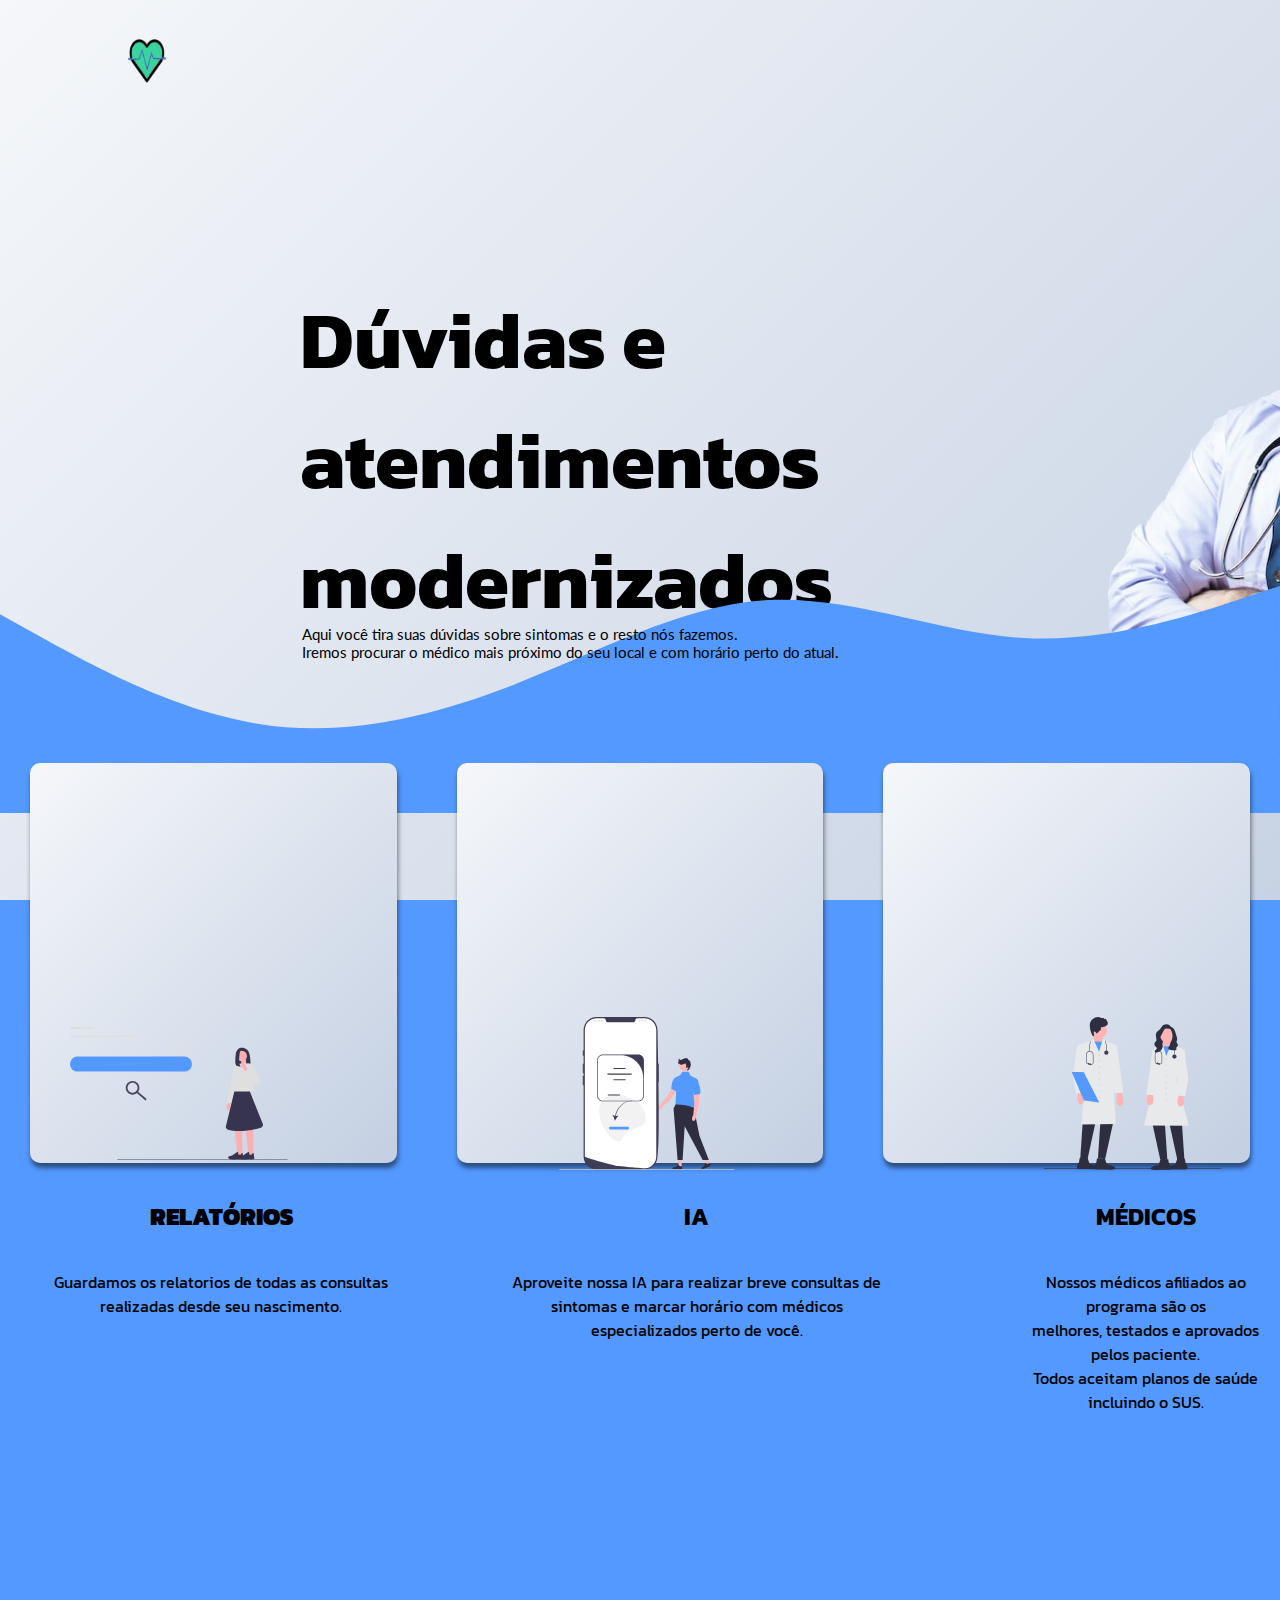
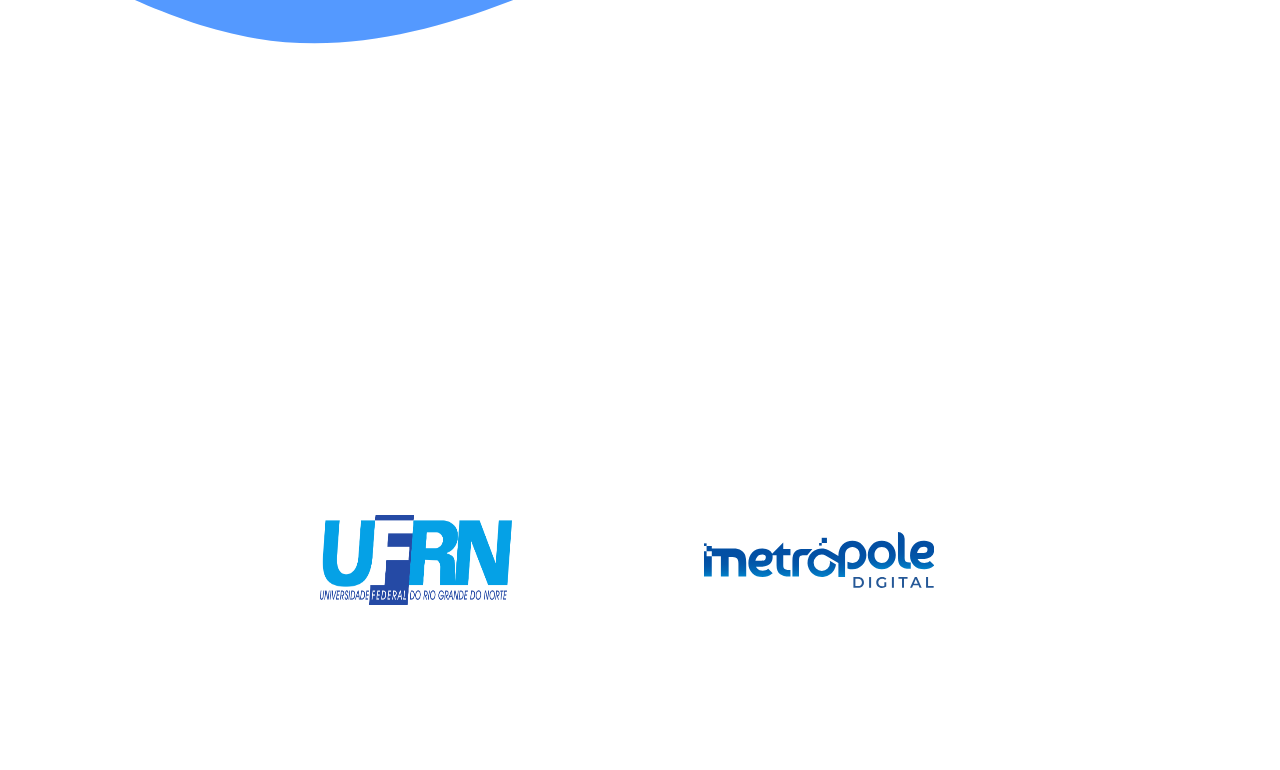
<file: index.html>
<!DOCTYPE html>
<html lang="PT-BR">

<head>
    <meta charset="UTF-8">
    <meta http-equiv="X-UA-Compatible" content="IE=edge">
    <meta name="viewport" content="width=device-width, initial-scale=1.0">
    <link rel="stylesheet" href="style.css">
    <title>HOSPITAL TIS</title>
</head>

<body>

    <div class="top">
        <div class="topnames">
            <p>Inicio</p>
            <p>Serviços</p>
            <p>Doutores</p>
        </div>
    </div>

    <img src="logo.png" class="logoprin">

    <button onclick="window.location.href = 'login.html';" class="full-rounded">
        <span>Consultar</span>
        <div class="border full-rounded"></div>
    </button>
    <div class="tp">
        <h1 class="t1">Dúvidas e <br>atendimentos <br>modernizados</h1>
    </div>
    <div class="doctor">
        <img src="doctor.png" alt="doctor">
    </div>
    <svg class="wave" xmlns="http://www.w3.org/2000/svg" viewBox="0 0 1440 320">
        <path fill="#5499FF" fill-opacity="1"
            d="M0,96L48,122.7C96,149,192,203,288,218.7C384,235,480,213,576,176C672,139,768,85,864,80C960,75,1056,117,1152,122.7C1248,128,1344,96,1392,80L1440,64L1440,320L1392,320C1344,320,1248,320,1152,320C1056,320,960,320,864,320C768,320,672,320,576,320C480,320,384,320,288,320C192,320,96,320,48,320L0,320Z">
        </path>
    </svg>

    <div class="subt">
        <p>Aqui você tira suas dúvidas sobre sintomas e o resto nós fazemos. <br>Iremos procurar o médico mais próximo do seu local e com horário perto do atual.</p>
    </div>

    <div class="box"></div>
    <div class="boxb"></div>

    <svg class="wave2" xmlns="http://www.w3.org/2000/svg" viewBox="0 0 1440 320">
        <path fill="#5499FF" fill-opacity="1"
            d="M0,96L48,122.7C96,149,192,203,288,218.7C384,235,480,213,576,176C672,139,768,85,864,80C960,75,1056,117,1152,122.7C1248,128,1344,96,1392,80L1440,64L1440,0L1392,0C1344,0,1248,0,1152,0C1056,0,960,0,864,0C768,0,672,0,576,0C480,0,384,0,288,0C192,0,96,0,48,0L0,0Z">
        </path>
    </svg>

    <div class="boxx">
        <div class="box1"></div>
        <div class="box1"></div>
        <div class="box1"></div>
      </div>

      <svg class="relaorioim" xmlns="http://www.w3.org/2000/svg" width="934.97668" height="571.13586" viewBox="0 0 934.97668 571.13586" xmlns:xlink="http://www.w3.org/1999/xlink"><path d="m733.51782,89.20634s-20.58081,2.32364-21.90863,34.19074c-1.10651,26.55592-3.3656,41.3553,7.43811,46.89548,3.86157,1.98022,8.40356,2.15404,12.52618.79865l44.10181-14.49924s.66388-47.80065-14.60577-59.41886-27.55176-7.96678-27.55176-7.96678l.00006.00002Z" fill="#36344e"/><polygon points="757.82843 162.45946 735.50952 169.79718 735.50952 137.67088 755.75842 137.67088 757.82843 162.45946" fill="#faafb2"/><path id="uuid-4eda5a58-6320-4b96-8c61-04382cd36dce-292" d="m689.60229,344.84042c-1.20966,7.36066-6.11896,12.63855-10.96472,11.78848-4.8457-.85007-7.79211-7.50543-6.58099-14.86856.44202-2.94855,1.60791-5.73615,3.40009-8.12946l5.53265-31.11603,15.0542,3.14951-7.05249,30.34052c.92725,2.87094,1.13684,5.90067.61133,8.83554,0,0,0,.00003,0,0h-.00006Z" fill="#faafb2"/><polygon points="740.70184 551.76587 719.7962 551.76587 707.67316 440.06943 739.98529 440.06943 740.70184 551.76587" fill="#faafb2"/><path d="m699.43842,569.72021c-2.19897,0-4.15503-.05469-5.62915-.18994-5.55493-.50977-10.85181-4.60742-13.51489-7.00488-1.19434-1.07471-1.57861-2.79248-.9563-4.27344h0c.44629-1.06299,1.33789-1.85449,2.44653-2.17139l14.67236-4.19189,23.7583-16.0293.26514.4751c.09888.17773,2.43188,4.37988,3.21338,7.22119.29712,1.08105.21899,1.98096-.23242,2.67578-.31323.48242-.74658.7627-1.10059.92236.43115.45166,1.77832,1.3623,5.92798,2.0249,6.06567.96094,7.33423-5.31592,7.38525-5.5835l.04004-.21094.18042-.11621c2.88477-1.85791,4.65747-2.70361,5.27222-2.52246.38257.11475,1.02271.30518,2.7417,17.41113.17407.53516,1.38086,4.47314.55981,8.23633-.8938,4.09668-18.78027,2.68652-22.35767,2.36279-.10156.0127-13.49487.96387-22.67212.96436Z" fill="#36344e"/><polygon points="787.92859 551.76587 767.02295 551.76587 754.8999 440.06943 787.21204 440.06943 787.92859 551.76587" fill="#faafb2"/><path d="m746.66504,569.72021c-2.19897,0-4.15503-.05469-5.62915-.18994-5.55469-.50977-10.85156-4.60742-13.51465-7.00488-1.19434-1.07471-1.57861-2.79248-.95654-4.27344v-.00049c.44653-1.0625,1.33838-1.854,2.44678-2.1709l14.67236-4.19189,23.7583-16.0293.26514.4751c.09888.17773,2.43188,4.37988,3.21338,7.22119.29712,1.08105.21899,1.98096-.23242,2.67578-.31323.48242-.74658.7627-1.10059.92236.43115.45166,1.77832,1.3623,5.92798,2.0249,6.06567.96094,7.33423-5.31592,7.38525-5.5835l.04004-.21094.18042-.11621c2.88525-1.8584,4.66187-2.7002,5.27197-2.52246.38257.11475,1.02295.30518,2.7417,17.41113.17407.53516,1.3811,4.47314.55981,8.23633-.89331,4.09619-18.78076,2.68652-22.35767,2.36279-.10156.0127-13.49487.96436-22.67212.96436Z" fill="#36344e"/><polygon points="793.94177 277.42139 692.36542 277.42139 728.87982 157.25587 769.37756 157.25587 793.94177 277.42139" fill="#dfdfe0"/><path d="m735.26978,157.27432s-25.22815-.66389-27.88373,5.97508-33.85876,164.64668-33.85876,164.64668h20.58081l41.16168-170.62177Z" fill="#dfdfe0"/><circle cx="738.27252" cy="124.32365" r="22.24059" fill="#faafb2"/><path d="m732.19,97.50506s-12.24017,49.69672,1.36969,72.93314l-19.17004-4.07149s-7.4278-54.39445,7.50995-64.28365l10.29041-4.578Z" fill="#36344e"/><path d="m772.83264,277.42139h-66.65723l-36.47437,149.68613c-.66974,6.32288,3.33893,12.22101,9.48083,13.8656,20.01306,5.35883,68.02502,12.95007,140.70081-8.19641,6.99371-2.03497,10.96277-9.4122,8.76764-16.3573l-55.81763-138.99802h-.00006Z" fill="#36344e"/><g><path d="m745.88153,157.25587l20.73364-.91254c8.97803.67776,17.09747,5.56477,21.91064,13.17384,14.64679,23.15511,42.06415,71.97128,17.5863,78.65854-32.25647,8.81235-47.88593-40.23747-47.88593-40.23747l-12.34467-50.68239v.00002Z" fill="#dfdfe0"/><path id="uuid-c6b4a34a-6b5e-4c42-b21b-879ce560fe33-293" d="m738.7655,171.79797c-4.25983-6.12343-4.41449-13.32993-.34583-16.09573,4.06866-2.76582,10.81879-.04359,15.07928,6.08261,1.73694,2.42332,2.84241,5.2354,3.22394,8.20093l17.70709,26.17781-12.99438,8.22763-16.07648-26.68021c-2.66522-1.41377-4.92621-3.44136-6.59369-5.91302,0,0,0-.00002,0,0l.00006-.00002Z" fill="#faafb2"/><polygon points="749.24762 192.97392 763.87946 179.506 792.81049 206.44183 765.90533 224.83493 749.24762 192.97392" fill="#dfdfe0"/></g><rect y="126.62691" width="524.08466" height="64.81624" rx="32.40808" ry="32.40808" fill="#5499ff"/><g><path d="m268.87512,290.40237c-16.23291,0-29.43945-13.20654-29.43945-29.43945s13.20654-29.43945,29.43945-29.43945,29.43945,13.20654,29.43945,29.43945-13.20654,29.43945-29.43945,29.43945Zm0-50.87891c-11.82178,0-21.43945,9.61768-21.43945,21.43945s9.61768,21.43945,21.43945,21.43945,21.43945-9.61768,21.43945-21.43945-9.61768-21.43945-21.43945-21.43945Z" fill="#484662"/><path d="m324.40759,314.51175c-.92139,0-1.84741-.31641-2.60181-.96338l-37.21313-31.90967c-1.677-1.43799-1.87085-3.96338-.43286-5.64062,1.43823-1.67627,3.96338-1.87061,5.64038-.43262l37.21313,31.90967c1.677,1.43799,1.87085,3.96338.43286,5.64062-.79126.92236-1.91162,1.396-3.03857,1.396Z" fill="#484662"/></g><path d="m203.30666,569.94586c0,.66003.53003,1.19,1.19006,1.19h729.28996c.65997,0,1.19-.52997,1.19-1.19,0-.65997-.53003-1.19-1.19-1.19H204.49672c-.66003,0-1.19006.53003-1.19006,1.19Z" fill="#484565"/><rect x="420.49792" y="93.95271" width="103.58673" height="8.23012" rx="4.11505" ry="4.11505" fill="#dfdfe0"/><rect y="0" width="103.58675" height="8.23012" rx="4.11505" ry="4.11505" fill="#dfdfe0"/><rect y="35.91443" width="288.10822" height="8.23012" rx="4.11505" ry="4.11505" fill="#dfdfe0"/></svg>

      <div class="relatorio">
        <h2><strong>RELATÓRIOS</strong></h2>
        <p>Guardamos os relatorios de todas as consultas <br> realizadas desde seu nascimento.</p>
      </div>

      <div class="ia">
        <h2>IA</h2>
        <p>Aproveite nossa IA para realizar breve consultas de <br>sintomas e marcar horário com médicos <br> especializados perto de você.</p>
      </div>

      <svg class="iaim" xmlns="http://www.w3.org/2000/svg" width="524.67004" height="458.46641" viewBox="0 0 524.67004 458.46641" xmlns:xlink="http://www.w3.org/1999/xlink"><g><g><polygon points="366.92509 451.64652 358.96824 451.64574 355.18311 420.95467 366.92669 420.9555 366.92509 451.64652" fill="#ffb6b6"/><path d="M339.66391,451.46602h0c-.24775,.41726-.37847,1.76397-.37847,2.2492h0c0,1.49148,1.20906,2.70059,2.70059,2.70059h24.64145c1.01748,0,1.84235-.82483,1.84235-1.84235v-1.0259s1.21899-3.08337-1.29069-6.88379c0,0-3.1192,2.97579-7.78008-1.6851l-1.37445-2.48993-9.94915,7.27631-5.51466,.6788c-1.2065,.14849-2.27617-.02305-2.89677,1.02217h-.0001Z" fill="#2f2e41"/></g><g><polygon points="450.92097 441.69286 443.64997 444.92459 427.72316 418.41788 438.45435 413.64786 450.92097 441.69286" fill="#ffb6b6"/><path d="M425.93735,452.60265h0c-.05688,.48192,.37077,1.7656,.56789,2.20899h0c.60591,1.36286,2.2019,1.97652,3.5648,1.3706l22.51647-10.01047c.92973-.41335,1.34839-1.50214,.93503-2.43192l-.41677-.93743s-.13874-3.31268-3.9759-5.76582c0,0-1.64131,3.98633-7.79372,1.62084l-2.26745-1.71684-6.13521,10.69062-4.76334,2.86057c-1.04213,.62582-2.08924,.90362-2.23171,2.11083l-.00009,.00004Z" fill="#2f2e41"/></g><polygon points="349.63242 259.6055 342.55798 274.46181 354.58452 428.68442 369.62465 428.68442 375.80781 327.52005 429.78517 428.68442 448.23439 428.68442 420.37673 356.52521 401.27577 262.43528 349.63242 259.6055" fill="#2f2e41"/><path d="M387.5115,164.33088h-18.65447l-6.84156,10.73517-15.43181,7.38043,3.35474,46.29542-1.68299,33.75529,2.3061-.06729c16.46312-.48041,32.91858,2.19746,48.1967,8.34923,3.91962,1.57824,8.02835,2.45869,11.56551,1.5744,0,0-1.3419-5.36758-2.68379-6.70948s-2.01284-2.45134-1.3419-3.23851,2.01284-1.45812,.67095-2.80002-1.3419-3.03247-1.3419-3.03247l-4.02569-29.84398,8.05138-42.26973-16.7737-9.39327-5.36758-10.73517Z" fill="#5499ff"/><polygon points="419.56742 222.85848 419.05892 262.45207 409.20728 297.74739 401.33194 294.80974 404.8286 262.458 404.36895 218.67767 419.56742 222.85848" fill="#ffb6b6"/><ellipse cx="403.7173" cy="302.44532" rx="9.34055" ry="5.54595" transform="translate(33.84638 645.456) rotate(-79.68097)" fill="#ffb6b6"/><path d="M405.6271,182.44648s11.11555,1.72228,11.26083,11.26083,10.88045,24.97036,4.17097,37.04743l-17.44465,2.68379-9.39327-34.21835,10.73517-18.1156" fill="#5499ff"/><polygon points="354.89126 215.88554 332.73963 248.70651 305.13579 272.8072 300.16406 266.02983 320.8399 240.90273 344.47961 204.05042 354.89126 215.88554" fill="#ffb6b6"/><ellipse cx="297.96827" cy="273.72207" rx="9.34055" ry="5.54595" transform="translate(-105.73809 300.74123) rotate(-46.40043)" fill="#ffb6b6"/><path d="M365.41289,174.45177s8.34745,7.53935,3.23473,15.59324-4.60622,26.8456-16.84246,33.26019l-16.05633-7.32893c1.35263-13.2314,2.1416-26.9498,10.9242-33.76076l18.9153-9.25374" fill="#5499ff"/><g><circle cx="375.28975" cy="144.87397" r="16.69164" fill="#ffb6b6"/><path d="M387.54887,158.58853c.91941,.15676,1.99877-2.07178,3.03018-4.24226,2.15919-4.54357,3.53176-7.43194,3.63622-11.51469,.08903-3.47968-.87769-2.56641-1.81811-10.30262-.31016-2.55161-4.66937-2.5467-5.5566-3.75833-1.49867-2.04663,.80075-2.89069-2.92791-4.12015-6.98407-2.30282-10.14225,1.27453-14.57763,1.58272-.11208,.0078-2.31088,2.15811-3.5389,2.2693-2.15151,.19481-5.25531-.14031-6.64679-3.41835-1.30105-3.06501-2.16288,5.89157-1,7,.98732,.94109,2.69047,3.3032,2.73393,3.47498,.0492,.19442-4.0497-4.34613-4.73393-2.47498-.49244,1.34664,1.05766,8.27494,2.30979,8.53535,1.0471,.21772,3.60797-3.23361,3.03018-1.81811-1.33997,3.28276,6.7173,5.37739,16.36299-1.21207,.34204-.2337,.01894,.13901,1.21207,3.03018,1.50477,3.64643,1.84437,3.84395,1.81811,4.84829-.05685,2.1741-1.68924,2.81424-1.21207,4.24226,.38647,1.15659,1.89675,2.05196,3.03018,1.81811,1.27902-.26396,1.4983-1.84622,2.42415-1.81811,.79306,.02412,1.73425,1.21858,1.81811,2.42415,.17663,2.53978-3.58336,3.23829-4.24226,6.6664-.37186,1.9347,4.00338-1.35611,4.84829-1.21207Z" fill="#2f2e41"/></g></g><g><path d="M255.41218,457.17619H111.98738c-21.51191,0-39.01333-17.50142-39.01333-39.01374V39.01333C72.97405,17.50142,90.47547,0,111.98738,0H255.41218c21.51151,0,39.01291,17.50142,39.01291,39.01333,2.6698,152.25461,7.2226,322.75577,0,379.14914,0,21.51233-17.5014,39.01372-39.01291,39.01372Z" fill="#3f3d56"/><path d="M296.42527,139.4635c-.91025,0-1.65045,.74021-1.65045,1.65045v52.81453c0,.91025,.74021,1.65045,1.65045,1.65045s1.65045-.74021,1.65045-1.65045v-52.81453c0-.91025-.74021-1.65045-1.65045-1.65045Z" fill="#3f3d56"/><path d="M290.71194,39.01362V418.15594c0,18.7244-14.57349,34.04062-33.00082,35.22894h-.00826c-.27234,.01652-.54463,.03304-.82523,.0413-.48691,.02473-.97376,.03299-1.46888,.03299,0,0-1.81551-.13206-5.13294-.37962-3.35042-.24756-8.22749-.61892-14.30946-1.10578-1.82372-.14032-3.74651-.29712-5.77659-.46213-4.04358-.33011-8.48331-.69321-13.24488-1.10583-1.89801-.1568-3.86206-.33006-5.86735-.50338-10.24931-.883-21.72824-1.91453-33.83431-3.08634-2.04655-.18984-4.10961-.38788-6.1892-.59419-.54463-.05777-94.3661-23.64272-94.3661-28.06598V39.01362c0-19.50007,15.80312-35.30319,35.30324-35.30319h21.07628c3.36694,0,6.07366,2.62422,6.36252,5.9829,.02473,.22283,.04951,.4456,.09076,.66843,.61066,3.3752,3.70526,5.72708,7.13818,5.72708h74.08205c3.43292,0,6.52752-2.35188,7.13818-5.72708,.04125-.22283,.06603-.4456,.09081-.66843,.28881-3.35868,2.99553-5.9829,6.36247-5.9829h21.07633c19.50007,0,35.30319,15.80312,35.30319,35.30319Z" fill="#fff"/><path d="M72.14898,99.8526c-.91025,0-1.65045,.74021-1.65045,1.65045v13.20363c0,.91025,.74021,1.65045,1.65045,1.65045s1.65045-.74021,1.65045-1.65045v-13.20363c0-.91025-.74021-1.65045-1.65045-1.65045Z" fill="#3f3d56"/><path d="M72.14898,139.4635c-.91025,0-1.65045,.74021-1.65045,1.65045v25.58204c0,.91025,.74021,1.65045,1.65045,1.65045s1.65045-.74021,1.65045-1.65045v-25.58204c0-.91025-.74021-1.65045-1.65045-1.65045Z" fill="#3f3d56"/><path d="M72.14898,175.77349c-.91025,0-1.65045,.74021-1.65045,1.65045v25.58204c0,.91025,.74021,1.65045,1.65045,1.65045s1.65045-.74021,1.65045-1.65045v-25.58204c0-.91025-.74021-1.65045-1.65045-1.65045Z" fill="#3f3d56"/><rect x="100.61931" y="9.49024" width="32.18385" height="4.12614" rx=".31021" ry=".31021" fill="#e6e6e6"/><circle cx="239.54767" cy="10.31547" r="3.30091" fill="#e6e6e6"/><circle cx="248.62517" cy="10.31547" r="3.30091" fill="#e6e6e6"/><circle cx="257.70266" cy="10.31547" r="3.30091" fill="#e6e6e6"/></g><path d="M258.75225,303.72529c0-37.62527-31.80087-58.32329-68.12658-68.12658-46.57288-12.5687-80.6821,12.86459-68.12659,68.12659,8.336,36.69019,50.64836,91.44583,68.12659,58.12657,20-38.12658,68.12658-20.50131,68.12658-58.12658Z" fill="#f2f2f2"/><path d="M0,457.27641c0,.66003,.53003,1.19,1.19006,1.19H523.48004c.65997,0,1.19-.52997,1.19-1.19,0-.65997-.53003-1.19-1.19-1.19H1.19006c-.66003,0-1.19006,.53003-1.19006,1.19Z" fill="#ccc"/><g><path d="M167.21108,297.00903l-8.22992-3.89856c3.37555,4.71082,6.28418,12.06805,7.84137,17.92249,2.63654-5.45343,6.88672-12.1261,11.09375-16.11194l-8.69812,2.23767c5.35974-26.26794,25.5191-45.12573,48.60437-45.12573l.32679-.9488c-24.11316,0-45.46577,18.59639-50.93824,45.92488Z" fill="#3f3d56"/><path d="M205.0903,337.03299h-52c-2.20557,0-4-1.79443-4-4s1.79443-4,4-4h52c2.20557,0,4,1.79443,4,4s-1.79443,4-4,4Z" fill="#5499ff"/></g><g><path d="M253.69993,129.72529v106c0,9.37402-7.62598,17-17,17h-106c-9.37402,0-17-7.62598-17-17v-106c0-9.37402,7.62598-17,17-17h106c9.37402,0,17,7.62598,17,17Zm-17,121c8.28427,0,15-6.71573,15-15v-53.44094c0-37.31184-30.24722-67.55906-67.55906-67.55906h-53.44094c-8.28427,0-15,6.71573-15,15v106c0,8.28427,6.71573,15,15,15h106Z" fill="#3f3d56"/><g><path d="M197.8104,156.01748h-34.22061c-.86273,0-1.56471-.70199-1.56471-1.56472s.70199-1.56439,1.56471-1.56439h34.22061c.86273,0,1.56439,.70166,1.56439,1.56439s-.70166,1.56471-1.56439,1.56471Z" fill="#3f3d56"/><path d="M197.8104,189.3811h-34.22061c-.86273,0-1.56471-.70199-1.56471-1.56472s.70199-1.56439,1.56471-1.56439h34.22061c.86273,0,1.56439,.70166,1.56439,1.56439s-.70166,1.56471-1.56439,1.56471Z" fill="#3f3d56"/><path d="M180.8104,235.3811h-34.22061c-.86273,0-1.56471-.70199-1.56471-1.56472s.70199-1.56439,1.56471-1.56439h34.22061c.86273,0,1.56439,.70166,1.56439,1.56439s-.70166,1.56471-1.56439,1.56471Z" fill="#3f3d56"/><path d="M216.17354,172.71023h-70.94689c-.86273,0-1.56471-.70199-1.56471-1.56472s.70199-1.56439,1.56471-1.56439h70.94689c.86273,0,1.56439,.70166,1.56439,1.56439,0,.86273-.70166,1.56471-1.56439,1.56471Z" fill="#3f3d56"/></g></g></svg>

      <svg class="docim" xmlns="http://www.w3.org/2000/svg" width="692.68042" height="596.95062" viewBox="0 0 692.68042 596.95062" xmlns:xlink="http://www.w3.org/1999/xlink"><path d="m0,590.90472c0,.8714.69976,1.57111,1.57114,1.57111h689.53823c.87134,0,1.57104-.69971,1.57104-1.57111,0-.87134-.69977-1.57111-1.57104-1.57111H1.57114c-.87139,0-1.57114.69977-1.57114,1.57111Z" fill="#3f3c57"/><g><polygon points="224.97621 63.44081 232.47475 97.65798 216.52524 145.28497 190.8288 94.11363 194.39423 64.42697 224.97621 63.44081" fill="#fdb4b4"/><rect x="189.49968" y="95.88581" width="44.36823" height="53.60809" fill="#5499ff"/><circle cx="215.62289" cy="50.37625" r="30.30031" fill="#fdb4b4"/><path d="m189.24777,72.90763s-22.58591-41.71245-2.22203-61.78555c20.36388-20.0731,36.71103-6.84618,36.71103-6.84618l9.33479-.37726s1.94691,7.34635,5.0862,3.36946,8.81216,10.50643,8.81216,10.50643c10.52892,18.96209-25.97099,23.20996-25.97099,23.20996,0,0,2.63567,8.3958-.04329,10.15408s-9.83669,8.37259-9.83669,8.37259l-6.40665,4.83868-3.8073-5.80089s-3.97688-3.1393-5.98611-1.82059.75452,18.66962.75452,18.66962l-6.42567-2.49033.00002-.00002s.00002,0,.00002,0Z" fill="#2e2e41"/><polygon points="152.89828 379.77917 141.31369 552.58276 169.7925 553.54815 207.44244 381.22726 152.89828 379.77917" fill="#2e2e41"/><polygon points="221.92319 378.81381 210.33859 551.61743 238.8174 552.58276 276.46735 380.26187 221.92319 378.81381" fill="#2e2e41"/><path d="m145.92245,419.25979l15.16064-188.20752-23.24951-98.00391c-2.00439-14.56836,7.1748-28.35303,21.3418-32.11182l22.75-6.03564,10.06934-10.06982,22.90332,50.57812,14.3042-50.53955,11.15576,8.11328,33.08643,14.59717-.01514.3418-5.30713,118.38818,11.84668,191.27394-.52539.00684-133.521,1.66895v-.00003Z" fill="#e8e9ea"/><path d="m236.98882,550.61914l8.24609,24.61713s32.26085,4.38617,32.7628,14.37354-43.84415,4.20612-69.81137,5.51123-4.35153-26.81537-4.35153-26.81537l2.76715-16.15924,30.38686-1.52722h0v-.00006Z" fill="#2e2e41"/><path d="m169.64642,548.84698l8.24609,24.61713s32.26083,4.38617,32.76282,14.37354-43.84415,4.20612-69.81137,5.51123-4.35153-26.81543-4.35153-26.81543l2.76715-16.15924,30.38686-1.52722h-.00002Z" fill="#2e2e41"/><path id="uuid-2a99fb06-c611-4846-a9cf-67468c4aeefc-302" d="m129.41473,319.30487c-.3497-4.85364.46838-9.72049,2.38571-14.19315l-6.15435-50.48595,24.1083-2.22585,3.64648,51.45175c2.42278,4.21848,3.80009,8.95581,4.01672,13.81573.70905,12.15649-4.98497,22.37265-12.71864,22.82397s-14.57712-9.03418-15.28426-21.18646h.00005l-.00003-.00003.00002-.00003Z" fill="#fdb4b4"/><path id="uuid-a83e19fb-8297-4073-aac4-48fd1880d45d-303" d="m282.1105,326.71539c-.29675-4.85718.57434-9.71481,2.54031-14.16629l-5.60358-50.55005,24.13113-1.96289,3.08533,51.48843c2.37665,4.24463,3.70224,8.9967,3.86588,13.8587.57648,12.16351-5.22858,22.31696-12.96671,22.68396s-14.47775-9.19257-15.05237-21.35181h.00003l-.00003-.00003v-.00003Z" fill="#fdb4b4"/><path d="m125.54696,299.05813l-.08154-.43555-12.56445-67.41455,14.84619-109.77734c1.32471-9.80078,10.07616-16.86084,19.94482-16.07178,5.15381.4126,9.77783,2.85693,13.02148,6.88379,3.24316,4.02686,4.64648,9.06592,3.95117,14.18945l-11.17383,82.33154,7.03516,88.06152s-34.979,2.23291-34.979,2.23291Z" fill="#e8e9ea"/><path d="m274.66464,297.4761l-25.26123-168.62109c-1.31299-4.94434-.54443-10.11865,2.17529-14.51562s7.00586-7.39502,12.06934-8.44238c9.68701-2.00342,19.25244,3.91797,21.78076,13.47852l24.26807,175.98293-35.03223,2.11768v-.00003Z" fill="#e8e9ea"/><circle cx="215.63914" cy="147.72172" r="3.10129" fill="#d6d7d8"/><circle cx="215.63914" cy="171.20295" r="3.10129" fill="#d6d7d8"/><circle cx="215.63914" cy="194.68417" r="3.10129" fill="#d6d7d8"/><circle cx="215.63914" cy="218.1654" r="3.10129" fill="#d6d7d8"/><circle cx="215.63914" cy="241.64662" r="3.10129" fill="#d6d7d8"/><circle cx="215.63914" cy="265.12783" r="3.10129" fill="#d6d7d8"/><circle cx="215.63914" cy="288.60906" r="3.10129" fill="#d6d7d8"/><circle cx="215.63914" cy="312.0903" r="3.10129" fill="#d6d7d8"/><polygon points="215.64284 333.35574 156.96283 325.53573 155.83282 325.38571 125.84284 256.23568 107.98279 215.0657 154.50281 215.0657 215.64284 333.35574" fill="#5499ff"/></g><g><polygon points="450.9183 70.96385 488.22565 50.52592 488.22565 108.91998 445.07889 108.91998 450.9183 70.96385" fill="#2e2e41"/><polygon points="496.2244 83.98281 499.66748 112.65083 474.85278 162.06628 459.45056 116.07353 466.6918 83.0305 496.2244 83.98281" fill="#fdb4b4"/><rect x="458.10519" y="114.36218" width="42.84579" height="51.76859" fill="#5499ff"/><polygon points="536.29645 388.51412 547.48352 555.38818 519.98193 556.32043 483.62393 389.9125 536.29645 388.51412" fill="#2e2e41"/><polygon points="469.64005 387.58184 480.82715 554.45593 453.32556 555.38818 416.9675 388.98025 469.64005 387.58184" fill="#2e2e41"/><path d="m565.35211,423.90725l-.65527-.00195-175.19824-.57227.15723-.62012,45.04297-178.46143-11.2832-90.06299c-2.1377-17.06592,6.99805-33.19678,22.7334-40.13867l5.68066-2.50586,10.79199-7.84814,13.80566,48.78368,22.1084-48.82178,9.73926,9.73779,21.96387,5.82764c13.69043,3.63184,22.55957,16.95166,20.63086,30.98291l-.02344.09766-33.54199,95.70947,48.04785,177.89404Z" fill="#e8e9ea"/><path d="m455.0914,553.49188l29.34415,1.47485,2.67218,15.6048s20.87399,27.15558-4.20221,25.89526-67.90063,4.32257-67.41586-5.32214,31.63858-13.88031,31.63858-13.88031l7.96313-23.7724h0l.00003-.00006Z" fill="#2e2e41"/><path d="m520.12299,551.78057l29.34418,1.47485,2.67218,15.6048s20.87396,27.15558-4.20221,25.89526-67.90063,4.32257-67.41586-5.32214,31.63858-13.88031,31.63858-13.88031l7.96313-23.7724h0v-.00006Z" fill="#2e2e41"/><path id="uuid-3bc2e7c3-8a4e-432b-b93d-ff096d796d3b-304" d="m546.99469,328.40359h.00006c-.68286,11.73526-7.2915,20.89529-14.75983,20.45947-7.46832-.43585-12.96692-10.30145-12.28223-22.0408.20923-4.69315,1.53925-9.26794,3.87891-13.34164l3.52136-49.68625,23.28107,2.14948-5.94318,48.7536c1.85156,4.31918,2.64154,9.01901,2.30383,13.70612v.00003Z" fill="#fdb4b4"/><path id="uuid-a34cbb18-fa14-4c0b-8260-87fab6b8d9f9-305" d="m427.35587,323.94125h.00003c-.93253,11.71808-7.73462,20.73538-15.19196,20.14066s-12.74472-10.57513-11.81027-22.29724c.30905-4.68762,1.73618-9.23306,4.16202-13.25607l4.57819-49.60001,23.23004,2.64456-6.97961,48.61603c1.75919,4.3576,2.44897,9.07321,2.01157,13.75204l-.00003.00003h.00003Z" fill="#fdb4b4"/><path d="m550.74371,308.86965l-33.81152-2.1582.04102-.50684,6.75391-84.54883-10.78906-79.50439c-.67285-4.95215.68359-9.82324,3.81836-13.71533,3.13477-3.89258,7.60449-6.25537,12.58691-6.6543h0c9.53906-.75195,17.99707,6.06201,19.27832,15.53516l14.33691,106.01318-.01465.0791-12.2002,65.46045Z" fill="#e8e9ea"/><path d="m432.98495,305.63088l-33.86523-2.04736.07422-.53467,23.35254-169.37012c2.45605-9.30225,11.70605-15.02393,21.06543-13.08838,4.89453,1.01221,9.03711,3.91016,11.66602,8.16064s3.37207,9.25146,2.0918,14.08252l-24.38477,162.79736Z" fill="#e8e9ea"/><circle cx="475.70847" cy="164.4194" r="2.99487" fill="#d6d7d8"/><circle cx="475.70847" cy="187.09492" r="2.99487" fill="#d6d7d8"/><circle cx="475.70847" cy="209.77041" r="2.99487" fill="#d6d7d8"/><circle cx="475.70847" cy="232.4459" r="2.99487" fill="#d6d7d8"/><circle cx="475.70847" cy="255.12141" r="2.99488" fill="#d6d7d8"/><circle cx="475.70847" cy="277.7969" r="2.99487" fill="#d6d7d8"/><circle cx="475.70847" cy="300.47241" r="2.99487" fill="#d6d7d8"/><circle cx="475.70847" cy="323.14788" r="2.99487" fill="#d6d7d8"/><circle cx="480.25485" cy="70.60121" r="28.0126" fill="#fdb4b4"/><path d="m494.93509,37.9c1.34232,2.73002-.78644,6.14016-3.60379,7.28794s-5.99994.68273-9.00439.20496-6.19162-.93081-9.00061.23728c-3.63461,1.5114-5.68341,5.30272-7.44885,8.82095-3.29578,6.56796-6.59155,13.13592-9.88733,19.70388-1.61026,3.20898-3.25699,6.56223-3.28802,10.15242-.05695,6.59007,5.1709,11.85661,7.98364,17.81652,3.42468,7.25651,3.1423,16.14937-.7359,23.17396-3.8782,7.0246-11.25323,12.00169-19.21866,12.96986-2.09576.25471-4.31387.22707-6.19815-.72504s-3.32245-3.03139-2.97348-5.11353c.6825-4.07246,6.9053-5.02404,8.04816-8.99201.59659-2.07135-.45999-4.28337-1.8844-5.90124s-3.22565-2.87991-4.58432-4.55338c-3.13287-3.85881-3.34158-9.81566-.48651-13.88428,1.67792-2.39111,4.2731-4.1676,5.35754-6.87995.92432-2.31188.58865-4.91064.23856-7.37572-.44983-3.16758-.89969-6.33516-1.34949-9.50274-.52481-3.69564-1.04166-7.52378-.00443-11.1095,2.37692-8.21708,11.65509-12.07628,17.09622-18.67659,2.52844-3.06711,4.22925-6.75578,6.82321-9.76769,4.353-5.0544,11.20612-7.84266,17.85138-7.26305,6.64526.57962,12.91214,4.51224,16.32437,10.24394" fill="#2e2e41"/><path d="m490.51276,38.41812c-1.36856.48943-1.8764,2.27196-1.48245,3.67102.39392,1.39905,1.42548,2.51068,2.36969,3.61567,10.67899,12.4976,13.16113,31.40143,6.07047,46.23225-1.88605,3.94485-4.39844,7.65742-5.41574,11.90996-.7402,3.09426-.70041,6.48836-2.41699,9.1671-1.74765,2.7272-5.21078,4.55455-5.55328,7.77551-.21979,2.06699,1.04007,4.07476,2.72891,5.2866s3.75204,1.76633,5.78091,2.21844c5.27338,1.17508,10.6655,1.8166,16.06738,1.91158,1.76111.03098,3.5784-.00714,5.19394-.70886s2.99451-2.22359,3.01294-3.98486c.01447-1.38427-.78387-2.66127-.88574-4.04187-.30518-4.13684,5.26141-6.33762,6.34595-10.34142.71301-2.63228-.69177-5.34093-2.18835-7.62076-1.49652-2.27983-3.20422-4.6738-3.16742-7.4007.03528-2.61049,1.67352-4.90948,2.31024-7.44138.88068-3.50216-.20117-7.16535-1.27429-10.61342-.91235-2.93147-1.82465-5.86292-2.737-8.79439-.96985-3.11624-1.93964-6.23248-2.90948-9.34872-1.69315-5.44035-3.47049-11.0383-7.13446-15.40172-3.664-4.36341-9.73514-7.22331-15.14719-5.44181" fill="#2e2e41"/></g><g><path d="m509.60117,146.96731l-1.91992-.55957c4-13.71533-4.625-39.31006-4.71191-39.56689l1.89258-.64551c.36621,1.07373,8.91507,26.45605,4.73926,40.77197Z" fill="#3f3c57"/><circle cx="508.64127" cy="154.36679" r="8.3541" fill="#3f3c57"/><path d="m453.7496,183.9429h-5.06641c-.55273,0-1-.44775-1-1s.44727-1,1-1h5.06641c1.39648,0,2.70801-.54395,3.69434-1.53223.98535-.98779,1.52734-2.30078,1.52441-3.69629l-.06152-31.20654c0-6.7793-5.51367-12.29297-12.29102-12.29297s-12.29199,5.51367-12.29199,12.29102l.06152,29.20947c.00586,2.84961,2.3291,5.18555,5.17871,5.20752l3.47754.02637c.55176.00439.99609.45508.99219,1.00781-.00391.54932-.45117.99219-1,.99219h-.00781l-3.47754-.02637c-3.94141-.03027-7.15527-3.26221-7.16309-7.20361l-.06152-29.21143c0-7.88184,6.41113-14.29297,14.29199-14.29297,7.87988,0,14.29102,6.41113,14.29102,14.29102l.06152,31.20459c.00391,1.93066-.74512,3.74658-2.10938,5.11279-1.36328,1.3667-3.17871,2.11963-5.10938,2.11963Z" fill="#3f3c57"/><circle cx="443.03412" cy="180.94929" r="3.54434" fill="#3f3c57"/><circle cx="448.68292" cy="182.94299" r="3.54434" fill="#3f3c57"/></g><path d="m244.07133,131.97773l-1.91992-.55957c4-13.71533-4.52802-39.70649-4.61493-39.96333l2.39981,1.80909c.36621,1.07373,8.31082,24.39789,4.13504,38.71381Z" fill="#3f3c57"/><path d="m176.58131,134.41444l1.91992-.55957c-4-13.71533,4.625-39.31006,4.71191-39.56689l-2.05376,1.37573c-.36621,1.07373-8.75386,24.43481-4.57808,38.75073Z" fill="#3f3c57"/><circle cx="243.11143" cy="139.37721" r="8.35408" fill="#3f3c57"/><path d="m185.48769,185.78889h-5.06641c-.55273,0-1-.44775-1-1s.44727-1,1-1h5.06641c1.39648,0,2.70801-.54395,3.69434-1.53223.98535-.98779,1.52734-2.30078,1.52441-3.69629l-.06152-31.20654c0-6.7793-5.51367-12.29297-12.29102-12.29297s-12.29199,5.51367-12.29199,12.29102l.06152,29.20947c.00586,2.84961,2.3291,5.18555,5.17871,5.20752l3.47754.02637c.55176.00439.99609.45508.99219,1.00781-.00391.54932-.45117.99219-1,.99219h-.00781l-3.47754-.02637c-3.94141-.03027-7.15527-3.26221-7.16309-7.20361l-.06152-29.21143c0-7.88184,6.41113-14.29297,14.29199-14.29297,7.87988,0,14.29102,6.41113,14.29102,14.29102l.06152,31.20459c.00391,1.93066-.74512,3.74658-2.10938,5.11279-1.36328,1.3667-3.17871,2.11963-5.10938,2.11963Z" fill="#3f3c57"/><circle cx="174.7722" cy="182.7953" r="3.54434" fill="#3f3c57"/><circle cx="180.42099" cy="184.78901" r="3.54434" fill="#3f3c57"/></svg>

      <div class="doctort">
        <h2>MÉDICOS</h2>
        <p>Nossos médicos afiliados ao programa são os <br> melhores, testados e aprovados pelos paciente. <br>Todos aceitam planos de saúde incluindo o SUS.</p>
      </div>

      <img src="uflogo.png" class="uflogo">

      <svg class="imdlogo"
   id="Camada_1"
   data-name="Camada 1"
   viewBox="0 0 1571.97 381.32999"
   version="1.1"
   width="1571.97"
   height="381.32999"
   xmlns:xlink="http://www.w3.org/1999/xlink"
   xmlns="http://www.w3.org/2000/svg"
   xmlns:svg="http://www.w3.org/2000/svg">
  <defs
     id="defs466">
    <style
       id="style442">.cls-1{fill:#255897;}.cls-2{fill:url(#linear-gradient);}.cls-3{fill:url(#linear-gradient-2);}.cls-4{fill:#034ea2;}.cls-5{fill:url(#linear-gradient-3);}.cls-6{fill:url(#linear-gradient-4);}.cls-7{fill:url(#linear-gradient-5);}.cls-8{fill:url(#linear-gradient-6);}.cls-9{fill:url(#linear-gradient-7);}.cls-10{fill:url(#linear-gradient-8);}</style>
    <linearGradient
       id="linear-gradient"
       x1="326.31"
       y1="679.67999"
       x2="326.31"
       y2="408.39001"
       gradientUnits="userSpaceOnUse">
      <stop
         offset="0"
         stop-color="#00a1e4"
         id="stop444" />
      <stop
         offset="0.07"
         stop-color="#018cd4"
         id="stop446" />
      <stop
         offset="0.16"
         stop-color="#0276c1"
         id="stop448" />
      <stop
         offset="0.27"
         stop-color="#0264b3"
         id="stop450" />
      <stop
         offset="0.41"
         stop-color="#0357a9"
         id="stop452" />
      <stop
         offset="0.58"
         stop-color="#0350a4"
         id="stop454" />
      <stop
         offset="1"
         stop-color="#034ea2"
         id="stop456" />
    </linearGradient>
    <linearGradient
       id="linear-gradient-2"
       x1="200.62"
       y1="675"
       x2="200.62"
       y2="449.98999"
       xlink:href="#linear-gradient" />
    <linearGradient
       id="linear-gradient-3"
       x1="1541.21"
       y1="632.57001"
       x2="1541.21"
       y2="306.23001"
       xlink:href="#linear-gradient"
       gradientTransform="translate(-174,-349.34)" />
    <linearGradient
       id="linear-gradient-4"
       x1="1662.9"
       y1="628.89001"
       x2="1662.9"
       y2="374.91"
       xlink:href="#linear-gradient"
       gradientTransform="translate(-174,-349.34)" />
    <linearGradient
       id="linear-gradient-5"
       x1="620.32001"
       y1="686.85999"
       x2="620.32001"
       y2="380.85999"
       xlink:href="#linear-gradient"
       gradientTransform="translate(-174,-349.34)" />
    <linearGradient
       id="linear-gradient-6"
       x1="845.41998"
       y1="676.96002"
       x2="845.41998"
       y2="432.56"
       xlink:href="#linear-gradient"
       gradientTransform="translate(-174,-349.34)" />
    <linearGradient
       id="linear-gradient-7"
       x1="1387.09"
       y1="628.88"
       x2="1387.09"
       y2="374.98999"
       xlink:href="#linear-gradient"
       gradientTransform="translate(-174,-349.34)" />
    <linearGradient
       id="linear-gradient-8"
       x1="1081.4"
       y1="688.51001"
       x2="1081.4"
       y2="365.89001"
       xlink:href="#linear-gradient"
       gradientTransform="translate(-174,-349.34)" />
    <linearGradient
       xlink:href="#linear-gradient"
       id="linearGradient724"
       gradientUnits="userSpaceOnUse"
       x1="326.31"
       y1="679.67999"
       x2="326.31"
       y2="408.39001"
       gradientTransform="translate(-174,-349.34)" />
  </defs>
  <path
     class="cls-1"
     d="m 1019.42,306.99 h 32 c 23.77,0 40,14.66 40,36.65 0,21.99 -16.23,36.65 -40,36.65 h -32 z m 31.41,61.78 c 16.34,0 26.92,-10 26.92,-25.13 0,-15.13 -10.58,-25.14 -26.92,-25.14 H 1033 v 50.27 z"
     id="path468" />
  <path
     class="cls-1"
     d="m 1126.55,306.99 h 13.61 v 73.3 h -13.61 z"
     id="path470" />
  <path
     class="cls-1"
     d="m 1230.64,342.8 h 12.88 v 29.21 c -7.65,6.18 -18.33,9.32 -28.69,9.32 -22.73,0 -39.48,-15.81 -39.48,-37.69 0,-21.88 16.75,-37.7 39.68,-37.7 12.26,0 22.52,4.08 29.43,11.94 l -8.59,8.37 a 27.19,27.19 0 0 0 -20.21,-8.37 c -15.6,0 -26.6,10.57 -26.6,25.76 0,14.87 11,25.76 26.5,25.76 a 29.67,29.67 0 0 0 15.08,-3.77 z"
     id="path472" />
  <path
     class="cls-1"
     d="m 1282.06,306.99 h 13.61 v 73.3 h -13.61 z"
     id="path474" />
  <path
     class="cls-1"
     d="m 1351,318.5 h -24.29 v -11.51 h 62.2 v 11.51 h -24.3 v 61.79 H 1351 Z"
     id="path476" />
  <path
     class="cls-1"
     d="M 1463.64,363.32 H 1427 l -7.23,17 h -14 l 33,-73.3 h 13.4 l 33.09,73.3 H 1471 Z m -4.5,-10.68 -13.83,-32 -13.71,32 z"
     id="path478" />
  <path
     class="cls-1"
     d="m 1515.17,306.99 h 13.61 v 61.78 h 38.32 v 11.52 h -51.93 z"
     id="path480" />
  <path
     class="cls-2"
     d="m 281.67,160.18 c -4.45,-14.2 -13.78,-25.83 -27.73,-34.57 v 0 c -13.4,-8.62 -31.38,-13 -53.42,-13 H 53.24 V 94.87 H 17.75 v 17.79 0 17.75 h 35.49 v 35.45 h 62 v 137 h 53 V 170.16 H 179 c 25,0 35.05,2.64 39.14,4.86 11.29,6 16.78,18.7 16.78,38.79 v 89.09 h 53 v -95.42 c 0,-18.18 -2.1,-34.1 -6.25,-47.3 z"
     id="path482"
     style="fill:url(#linearGradient724)" />
  <polygon
     class="cls-3"
     points="227.24,515.2 191.75,515.2 191.75,479.71 174,479.71 174,652.24 226.97,652.24 "
     id="polygon484"
     style="fill:url(#linear-gradient-2)"
     transform="translate(-174,-349.34)" />
  <rect
     class="cls-4"
     x="0"
     y="77.130005"
     width="17.75"
     height="17.75"
     id="rect486" />
  <rect
     class="cls-4"
     x="803.28998"
     y="39.219997"
     width="35.490002"
     height="35.490002"
     id="rect488" />
  <rect
     class="cls-4"
     x="785.53998"
     y="74.709991"
     width="17.75"
     height="17.75"
     id="rect490" />
  <path
     class="cls-5"
     d="m 1389.24,205.95 a 37.7,37.7 0 0 1 -10.87,-3.91 c -3,-1.57 -5.15,-4.27 -6.66,-8.27 -1.78,-4.7 -2.68,-11.11 -2.68,-19.05 V 46.17 A 46.51,46.51 0 0 0 1324.17,0 h -0.62 v 174.72 c 0,27 6.39,46.54 19,58.17 12.61,11.63 32.89,17.34 62,17.34 h 6.36 v -43.28 h -6.36 a 92.7,92.7 0 0 1 -15.31,-1 z"
     id="path492"
     style="fill:url(#linear-gradient-3)" />
  <path
     class="cls-6"
     d="m 1541.13,197.23 -4.39,3.41 c -8.52,6.6 -19.82,9.95 -33.59,9.95 -15.31,0 -27.31,-4.83 -36.7,-14.76 a 49.42,49.42 0 0 1 -7.76,-10.8 l -0.55,-1 h 27.17 c 71.13,0 86.06,-36.51 86.06,-67.14 0,-25 -11.79,-55.35 -68,-57.66 -29.92,-1 -54.06,8.1 -71.54,27.16 -17.29,18.83 -26.06,43.67 -26.06,73.82 0,27.37 9,50.07 26.64,67.49 17.64,17.42 41.44,26.21 70.71,26.21 24.2,0 45.51,-7.34 63.32,-21.8 l 5.53,-4.48 z m -23.35,-60.08 c -3.53,2.79 -11.59,6.1 -29.92,6.1 h -34.34 l 0.18,-0.85 a 57.55,57.55 0 0 1 12,-25.55 c 8.64,-10.66 20.3,-15.84 35.64,-15.84 7.4,0 13.43,1.53 17.92,4.56 3.8,2.56 5.57,6.26 5.57,11.65 -0.02,9.54 -2.39,16.25 -7.05,19.93 z"
     id="path494"
     style="fill:url(#linear-gradient-4)" />
  <path
     class="cls-7"
     d="m 540.69,71.93 -75.89,75.88 -0.4,-1 c -8.45,-21.75 -30,-33.49 -64,-34.89 -30,-1 -54.08,8.13 -71.54,27.16 -17.29,18.83 -26.06,43.67 -26.06,73.82 0,27.37 9,50.08 26.64,67.49 17.64,17.41 41.45,26.21 70.71,26.21 24.2,0 45.51,-7.34 63.33,-21.8 l 5.52,-4.48 -30.87,-30.36 -4.39,3.41 c -8.52,6.6 -19.82,9.95 -33.59,9.95 -15.31,0 -27.31,-4.83 -36.69,-14.76 a 49.37,49.37 0 0 1 -7.77,-10.8 l -0.55,-1 h 27.18 c 71.13,0 86.06,-36.51 86.06,-67.14 a 71.49,71.49 0 0 0 -0.69,-10 l -0.11,-0.81 h 27.63 v 68.62 c 0,26.67 7.53,46.21 22.4,58.1 14.43,11.56 36.59,17.41 65.85,17.41 h 6.35 v -43.28 h -6.35 a 113.12,113.12 0 0 1 -16.7,-1 56.49,56.49 0 0 1 -13.54,-4.1 17.75,17.75 0 0 1 -9,-8.85 c -2.33,-4.64 -3.51,-10.79 -3.51,-18.26 v -68.68 h 49.13 v -43.28 h -49.15 z m -125.9,117.93 v 0 c -3.53,2.79 -11.58,6.1 -29.92,6.1 h -34.33 l 0.17,-0.85 a 57.46,57.46 0 0 1 12,-25.55 c 8.63,-10.66 20.29,-15.84 35.64,-15.84 7.4,0 13.43,1.53 17.92,4.56 3.8,2.56 5.57,6.26 5.57,11.65 -0.01,9.54 -2.38,16.25 -7.05,19.93 z"
     id="path496"
     style="fill:url(#linear-gradient-5)" />
  <path
     class="cls-8"
     d="m 685.37,115.49 c -9.55,0 -17.27,0.25 -22.94,0.76 a 83.31,83.31 0 0 0 -20.75,5.09 54.65,54.65 0 0 0 -20.91,13.53 c -11.75,12 -17.46,32.42 -17.46,62.32 V 302.9 h 44.74 V 197.19 c 0,-20.88 3.37,-28.27 5.37,-30.8 a 17.87,17.87 0 0 1 7,-5.16 28.76,28.76 0 0 1 7.66,-2.11 c 2.55,-0.23 6.26,-0.35 10.72,-0.35 h 25.31 l 35.4,-43.28 z"
     id="path498"
     style="fill:url(#linear-gradient-6)" />
  <path
     class="cls-9"
     d="m 1301.21,118.6 a 96.42,96.42 0 0 0 -50.81,-51.79 92.5,92.5 0 0 0 -37.31,-7.63 c -27.15,0 -50.11,9.59 -68.24,28.48 -18.11,18.39 -27.29,41.56 -27.29,68.87 a 100,100 0 0 0 7.2,37.88 96.25,96.25 0 0 0 20.08,31 95.52,95.52 0 0 0 136.5,0 96.31,96.31 0 0 0 20.08,-31 100.09,100.09 0 0 0 7.19,-37.87 97.89,97.89 0 0 0 -7.4,-37.94 z m -88.12,92 c -15.28,0 -27.15,-4.81 -36.27,-14.71 -9.28,-10 -13.79,-22.89 -13.79,-39.35 0,-16.46 4.51,-29.34 13.79,-39.36 9.28,-10.02 21,-14.71 36.27,-14.71 15.49,0 27.4,4.86 36.41,14.84 9.18,10.16 13.65,23 13.65,39.23 0,16.23 -4.47,29.06 -13.65,39.22 -9.01,9.97 -20.92,14.83 -36.41,14.83 z"
     id="path500"
     style="fill:url(#linear-gradient-7)" />
  <path
     class="cls-10"
     d="m 1080.22,87.66 v 0 a 97.34,97.34 0 0 0 -30.36,-20.83 95.2,95.2 0 0 0 -74.78,0 94.13,94.13 0 0 0 -50.65,51.62 99.16,99.16 0 0 0 -7.4,38.11 v 6.36 l -63.26,-37.37 a 97.62,97.62 0 1 0 46.87,95.68 v -0.39 l -42.56,-25.21 0.31,1.37 a 55,55 0 0 1 1.43,12.23 55.79,55.79 0 1 1 -55.79,-55.79 c 9.95,0 18,2 24.68,6 L 917,211.66 v 94.87 h 45.47 v -150 a 66.07,66.07 0 0 1 3.62,-22.42 48.91,48.91 0 0 1 10.13,-16.92 45.34,45.34 0 0 1 15.65,-10.86 53.22,53.22 0 0 1 20.65,-3.87 52,52 0 0 1 20.92,4 45.42,45.42 0 0 1 15.5,11 50.75,50.75 0 0 1 10,17 68.93,68.93 0 0 1 0,44.09 49.37,49.37 0 0 1 -10.15,17 46.42,46.42 0 0 1 -16,11 54.46,54.46 0 0 1 -21.35,4 c -11.86,0 -22.23,-2.54 -31.7,-7.78 l -0.9,-0.5 v 45.57 l 0.4,0.14 a 96.72,96.72 0 0 0 33.29,5.86 94.39,94.39 0 0 0 68.26,-28.5 96.45,96.45 0 0 0 20.07,-31 100.14,100.14 0 0 0 7.2,-37.88 97.54,97.54 0 0 0 -27.84,-68.8 z"
     id="path502"
     style="fill:url(#linear-gradient-8)" />
</svg>

</body>

</html>
</file>
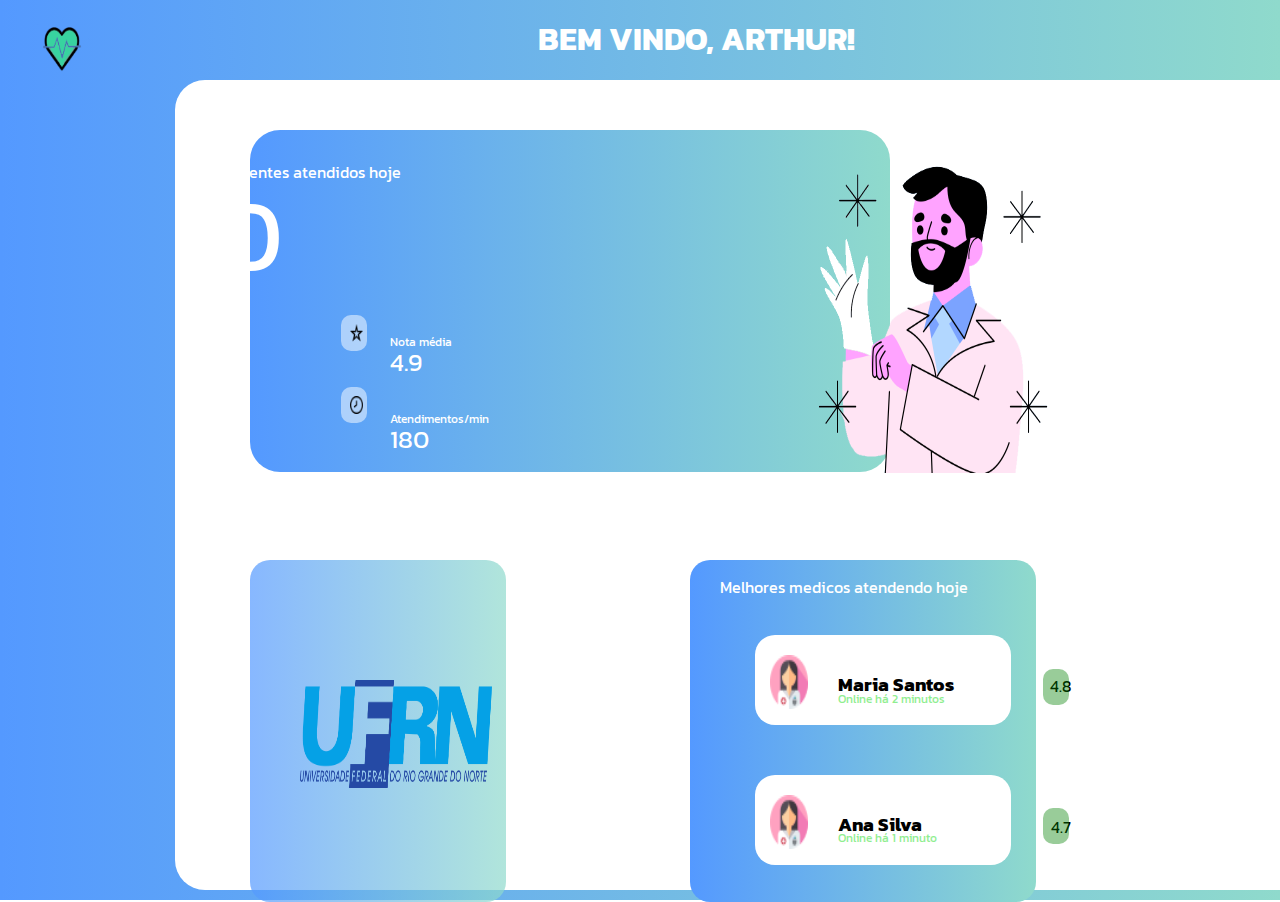
<file: dash.html>
<!DOCTYPE html>
<html lang="en">

<head>
    <meta charset="UTF-8">
    <meta http-equiv="X-UA-Compatible" content="IE=edge">
    <meta name="viewport" content="width=device-width, initial-scale=1.0">
    <link rel="stylesheet" href="dash.css">
    <title>Dashboard</title>
</head>

<body>
    <div class="fundo"></div>
    <img src="logo.png" class="logo">
    <div class="branco"></div>
    <div class="boxm"></div>
    <div class="boxp"></div>
    <p class="pacientes">Pacientes atendidos hoje</p>
    <h1 class="numerop">969</h1>
    <img src="doutor.png" class="doutori">
    <h1 class="dash">BEM VINDO, ARTHUR!</h1>
    <img src="estrela.png" class="estrela">
    <img src="relogio.png" class="relogio">
    <div class="miniq1"></div>
    <div class="miniq2"></div>
    <p class="minuto">Atendimentos/min</p>
    <p class="bolsonaro">180</p>
    <p class="media">Nota média</p>
    <p class="numeromedia">4.9</p>
    <div class="minibox"></div>
    <div id="map"></div>
    <p class="mapanome">Mapa</p>
    <iframe class="mapah"
        src="https://www.google.com/maps/embed?pb=!1m18!1m12!1m3!1d3969.4541798268124!2d-35.20146342407555!3d-5.791339257146419!2m3!1f0!2f0!3f0!3m2!1i1024!2i768!4f13.1!3m3!1m2!1s0x7b3001120575a61%3A0xfc0fbfdfc84e0cb6!2sHospital%20Rio%20Grande!5e0!3m2!1spt-BR!2sbr!4v1685636323222!5m2!1spt-BR!2sbr"
        width="400" height="300" style="border:0;" allowfullscreen="" loading="lazy"
        referrerpolicy="no-referrer-when-downgrade"></iframe>
    <div class="bloco1inf"></div>
    <div class="bloco2inf"></div>
    <p class="medicosava">Melhores medicos atendendo hoje</p>
    <div class="medico1"></div>
    <div class="medico2"></div>
    <div class="counter">0</div>
    <script src="main.js"></script>
    <img src="medico.png" class="medicoperfil1">
    <h3 class="marias">Maria Santos</h3>
    <p class="notamarias">4.8</p>
    <div class="quadradomaria"></div>
    <p class="onlinemaria">Online há 2 minutos</p>
    <img src="medico.png" class="medicoperfil2">
    <h3 class="anasilva">Ana Silva</h3>
    <p class="notaanas">4.7</p>
    <div class="quadradoana"></div>
    <p class="onlineana">Online há 1 minuto</p>
    <h1 class="textoia">IA</h1>
    <h2 class="subtextoia">Clique abaixo e aproveite nossa IA</h2>
    <div class="botaoia">
        <button onclick="window.location.href = 'ia.html';" class="learn-more">
            <span class="circle" aria-hidden="true">
            <span class="icon arrow"></span>
            </span>
            <span class="button-text">Usar IA</span>
          </button> 
    </div>
    <img src="uflogo.png" class="uflogo">
</body>

</html>
</file>
<file: style.css>
@import url('https://fonts.googleapis.com/css2?family=Kanit:wght@200;300;500&display=swap');
@import url('https://fonts.googleapis.com/css2?family=Lato:wght@300&display=swap');

body {
    margin: 0;
    padding: 0;
    background-image: linear-gradient(135deg, #f5f7fa 0%, #c3cfe2 100%);
}

.topnames {
    display: flex;
    justify-content: space-around;
    text-align: center;
    width: 20%;
    position: absolute;
    font-family: 'Kanit', sans-serif;
    left: 1300px;
    top: 22px;
    cursor: pointer;
}

button {
    font-size: 16px;
    position: relative;
    margin: auto;
    padding: 1em 2.5em 1em 2.5em;
    border: none;
    background: #5499FF;
    transition: all 0.1s linear;
    box-shadow: 0 0.4em 1em rgba(0, 0, 0, 0.1);
    left: 1700px;
    top: 23px;
    font-family: 'Kanit', sans-serif;
    cursor: pointer;
    box-shadow: 0px 3px 4px rgba(0, 0, 0, 0.5);
}

button:active {
    transform: scale(0.95);
}

button span {
    color: #ffffff;
}

button .border {
    position: absolute;
    border: 0.15em solid #5499FF;
    transition: all 0.3s 0.08s linear;
    top: 50%;
    left: 50%;
    width: 9em;
    height: 3em;
    transform: translate(-50%, -50%);
}

button:hover .border {
    display: block;
    width: 9.9em;
    height: 3.7em;
}

.full-rounded {
    border-radius: 2em;
}

.t1 {
    font-family: 'Kanit', sans-serif;
    font-size: 80px;
    margin: 0;
}


.tp {
    position: absolute;
    left: 300px;
    top: 280px;
    padding: 0;
}

.doctor {
    position: absolute;
    left: 990px;
}

.wave {
    transform: translateY(473px);
}

.wave2 {
    transform: translateY(1100px);
}

.subt {
    margin: 0;
    padding: 0;
    font-family: 'Kanit', sans-serif;
    font-size: 15px;
    position: absolute;
    left: 302px;
    top: 610px;
    font-family: 'Lato', sans-serif;
}

.box {
    width: 1883px;
    height: 750px;
    background-color: #5499FF;
    position: absolute;
    top: 900px;
    padding: 10px;

}

.boxb {
    width: 1883px;
    height: 750px;
    background-color: #ffffff;
    position: absolute;
    top: 1600px;
    padding: 10px;
}

.boxx {

    display: flex;
    justify-content: space-between;

}

.box1 {
    width: 400px;
    height: 400px;
    border-radius: 10px;
    background-color: black;
    position: relative;
    margin: 30px;
    top: 100px;
    box-shadow: 1px 5px 5px rgba(0, 0, 0, 0.5);
    background-image: linear-gradient(135deg, #f5f7fa 0%, #c3cfe2 100%);

} 

.relaorioim {
    width: 17%;
    height: 17%;
    position: absolute;
    left: 70px;
    top: 113%;
}

.relatorio {
    position: absolute;
    font-family: 'Kanit', sans-serif;
    font-size: 16px;
    display: flex;
    flex-direction: column;
    align-items: center;
    text-align: center;
    top: 131%;
    left: 54px;
}

.ia {
    position: absolute;
    font-family: 'Kanit', sans-serif;
    font-size: 16px;
    display: flex;
    flex-direction: column;
    align-items: center;
    text-align: center;
    top: 131%;
    left: 40%;
}

.iaim {
    width: 17%;
    height: 17%;
    position: absolute;
    left: 42%;
    top: 113%;
}

.docim {
    width: 17%;
    height: 17%;
    position: absolute;
    left: 80%;
    top: 113%;
}

.doctort {
    position: absolute;
    font-family: 'Kanit', sans-serif;
    font-size: 16px;
    display: flex;
    flex-direction: column;
    align-items: center;
    text-align: center;
    top: 131%;
    left: 79%;
}

.uflogo {
    width: 15%;
    height: 10%;
    position: absolute;
    left: 25%;
    top: 235%;

}

.imdlogo {
    width: 18%;
    height: 10%;
    position: absolute;
    left: 55%;
    top: 235%;
}

.logoprin {
    width: 5%;
    height: 10%;
    position: absolute;
    left: 9%;
    top: 12px;
}
</file>
<file: dash.css>
@import url('https://fonts.googleapis.com/css2?family=Kanit:wght@200;300;500&display=swap');
@import url('https://fonts.googleapis.com/css2?family=Lato:wght@300&display=swap');
* {
    margin: 0;
    padding: 0;
}

.fundo {
    width: 100%;
    height: 100%;
    background-image: linear-gradient(to left, #8FDACC 0%, #5499FF 100%);
    position: absolute;

}

.logo {
    position: absolute;
    width: 5%;
    height: 10%;
    margin: 0;
    padding: 0;
    left: 30px;
}

.branco {
    width: 90%;
    height: 90%;
    position: absolute;
    background-color: white;
    top: 80px;
    left: 175px;
    border-radius: 30px;
}

.boxm {
    width: 50%;
    height: 38%;
    position: absolute;
    background-image: linear-gradient(to left, #8FDACC 0%, #5499FF 100%);
    left: 250px;
    top: 130px;
    border-radius: 30px;
}

.boxp {
    width: 25%;
    height: 38%;
    position: absolute;
    background-image: linear-gradient(to left, #8FDACC 0%, #5499FF 100%);
    left: 1300px;
    top: 130px;
    border-radius: 30px;
}

.pacientes {
    position: absolute;
    color: white;
    font-family: 'Kanit', sans-serif;
    top: 160px;
    left: 17%;
}

.doutori {
    position: absolute;
    width: 20%;
    height: 40%;
    top: 134px;
    left: 800px;

}

.dash {
    position: absolute;
    color: white;
    font-family: 'Kanit', sans-serif;
    left: 42%;
    top: 15px;
}

.estrela {
    position: absolute;
    width: 1%;
    height: 2%;
    top: 36%;
    left: 350px;
    z-index: 1;
}

.relogio {
    position: absolute;
    width: 1%;
    height: 2%;
    top: 44%;
    left: 350px;
    z-index: 1;
}

.miniq1 {
    width: 2%;
    height: 4%;
    position: absolute;
    background-color: white;
    top: 43%;
    left: 341px;
    border-radius: 10px;
    opacity: 0.5;
}

.miniq2 {
    width: 2%;
    height: 4%;
    position: absolute;
    background-color: white;
    top: 35%;
    left: 341px;
    border-radius: 10px;
    opacity: 0.5;
}

.minuto {
    position: absolute;
    font-family: 'Kanit', sans-serif;
    font-size: 12px;
    color: white;
    top: 410px;
    left: 390px;
}

.bolsonaro {
    position: absolute;
    font-family: 'Kanit', sans-serif;
    font-size: 25px;
    color: white;
    top: 420px;
    left: 390px;
}

.media {
    position: absolute;
    font-family: 'Kanit', sans-serif;
    font-size: 12px;
    color: white;
    top: 333px;
    left: 390px;
}

.numeromedia {
    position: absolute;
    font-family: 'Kanit', sans-serif;
    font-size: 25px;
    color: white;
    top: 343px;
    left: 390px;
}

.minibox {
    width: 20%;
    height: 10%;
    position: absolute;
    background-color: white;
    top: 380px;
    left: 1348px;
    border-radius: 20px;
}

#map {
    height: 300px;
    width: 20%;

  }

.mapah {
    position: absolute;
    width: 25%;
    height: 38%;
    left: 1300px;
    top: 560px;
    border-radius: 20px;
}

.mapanome {
    position: absolute;
    color: blue;
    font-family: 'Kanit', sans-serif;
    font-size: 22px;
    left: 1305px;
    top: 525px;
    opacity: 0.6;
}

.bloco1inf {
    width: 20%;
    height: 38%;
    position: absolute;
    background-image: linear-gradient(to left, #8FDACC 0%, #5499FF 100%);
    top: 560px;
    left: 250px;
    border-radius: 20px;
    opacity: 0.7;
}

.bloco2inf {
    width: 27%;
    height: 38%;
    position: absolute;
    background-image: linear-gradient(to left, #8FDACC 0%, #5499FF 100%);
    top: 560px;
    left: 690px;
    border-radius: 20px;
}

.medicosava {
    position: absolute;
    font-family: 'Kanit', sans-serif;
    color: white;
    top: 575px;
    left: 720px;
}

.medico1 {
    width: 20%;
    height: 10%;
    position: absolute;
    background-color: white;
    left: 755px;
    top: 635px;
    border-radius: 20px;
}

.medico2 {
    width: 20%;
    height: 10%;
    position: absolute;
    background-color: white;
    left: 755px;
    top: 775px;
    border-radius: 20px;
}

.counter {
    position: absolute;
    color: white;
    font-family: 'Kanit', sans-serif;
    top: 160px;
    left: 17%;
    font-size: 100px;
  }

.medicoperfil1 {
    position: absolute;
    width: 3%;
    height: 6%;
    top: 655px;
    left: 770px;
}

.marias {
    position: absolute;
    font-family: 'Kanit', sans-serif;
    top: 670px;
    left: 838px;
}

.notamarias {
    position: absolute;
    font-family: 'Kanit', sans-serif;
    top: 674px;
    left: 1050px;
}

.quadradomaria {
    width: 2%;
    height: 4%;
    position: absolute;
    background-color: green;
    top: 669px;
    left: 1043px;
    border-radius: 10px;
    opacity: 0.4;
}

.onlinemaria {
    position: absolute;
    font-family: 'Kanit', sans-serif;
    font-size: 12px;
    color: lightgreen;
    top: 690px;
    left: 838px;
}

.medicoperfil2 {
    position: absolute;
    width: 3%;
    height: 6%;
    top: 795px;
    left: 770px;
}

.anasilva {
    position: absolute;
    font-family: 'Kanit', sans-serif;
    top: 810px;
    left: 838px;
}

.notaanas {
    position: absolute;
    font-family: 'Kanit', sans-serif;
    top: 815px;
    left: 1051px;
}

.quadradoana {
    width: 2%;
    height: 4%;
    position: absolute;
    background-color: green;
    top: 808px;
    left: 1043px;
    border-radius: 10px;
    opacity: 0.4;
}

.onlineana {
    position: absolute;
    font-family: 'Kanit', sans-serif;
    font-size: 12px;
    color: lightgreen;
    top: 829px;
    left: 838px;
}

.textoia {
    position: absolute;
    font-size: 100px;
    font-family: 'Kanit', sans-serif;
    color: white;
    top: 170px;
    left: 1490px;
}

.subtextoia {
    position: absolute;
    font: 25px;
    font-family: 'Kanit', sans-serif;
    color: white;
    top: 310px;
    left: 1355px;
}

button {
    position: relative;
    display: inline-block;
    cursor: pointer;
    outline: none;
    border: 0;
    vertical-align: middle;
    text-decoration: none;
    background: transparent;
    padding: 0;
    font-size: inherit;
    font-family: inherit;
    left: 1450px;
    top: 70px;
   }
   
   button.learn-more {
    width: 12rem;
    height: auto;
   }
   
   button.learn-more .circle {
    transition: all 0.45s cubic-bezier(0.65, 0, 0.076, 1);
    position: relative;
    display: block;
    margin: 0;
    width: 3rem;
    height: 3rem;
    background: #5499FF;
    border-radius: 1.625rem;
   }
   
   button.learn-more .circle .icon {
    transition: all 0.45s cubic-bezier(0.65, 0, 0.076, 1);
    position: absolute;
    top: 0;
    bottom: 0;
    margin: auto;
    background: #fff;
   }
   
   button.learn-more .circle .icon.arrow {
    transition: all 0.45s cubic-bezier(0.65, 0, 0.076, 1);
    left: 0.625rem;
    width: 1.125rem;
    height: 0.125rem;
    background: none;
   }
   
   button.learn-more .circle .icon.arrow::before {
    position: absolute;
    content: "";
    top: -0.29rem;
    right: 0.0625rem;
    width: 0.625rem;
    height: 0.625rem;
    border-top: 0.125rem solid #fff;
    border-right: 0.125rem solid #fff;
    transform: rotate(45deg);
   }
   
   button.learn-more .button-text {
    transition: all 0.45s cubic-bezier(0.65, 0, 0.076, 1);
    position: absolute;
    top: 0;
    left: 0;
    right: 0;
    bottom: 0;
    padding: 0.75rem 0;
    margin: 0 0 0 1.85rem;
    color: #5499FF;
    font-weight: 700;
    line-height: 1.6;
    text-align: center;
    text-transform: uppercase;
   }
   
   button:hover .circle {
    width: 100%;
   }
   
   button:hover .circle .icon.arrow {
    background: #fff;
    transform: translate(1rem, 0);
   }
   
   button:hover .button-text {
    color: #fff;
   }


.uflogo {
    width: 15%;
    height: 12%;
    position: absolute;
    left: 300px;
    top: 680px;

}
</file>
